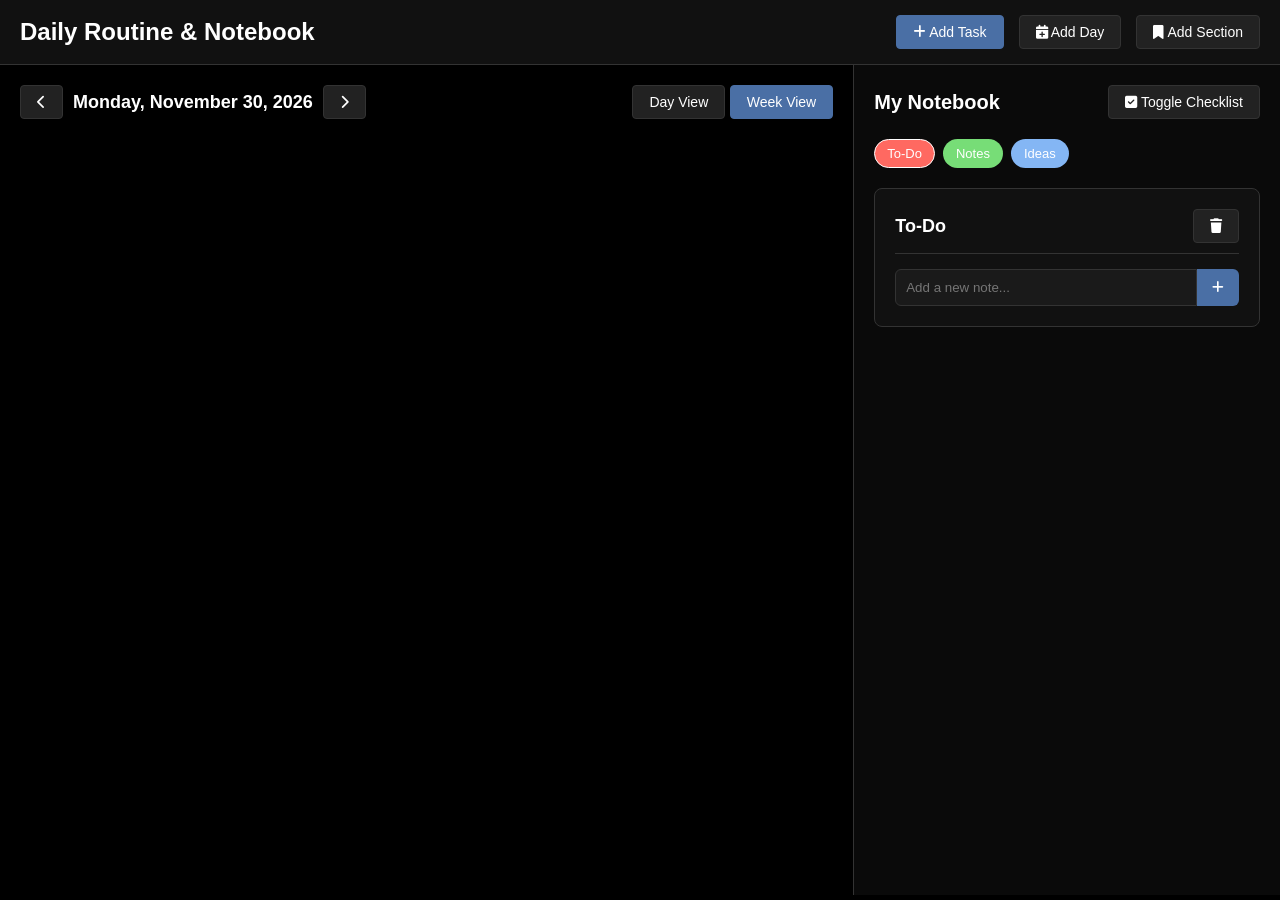
<file: index.html>
<!DOCTYPE html>
<html lang="en">
<head>
    <meta charset="UTF-8">
    <meta name="viewport" content="width=device-width, initial-scale=1.0">
    <title>Daily Routine & Notebook</title>
    <link rel="stylesheet" href="https://cdnjs.cloudflare.com/ajax/libs/font-awesome/6.4.0/css/all.min.css">
    <link rel="stylesheet" href="style.css">
</head>
<body>
    <div class="header">
        <div class="logo">Daily Routine & Notebook</div>
        <div class="controls">
            <button class="btn btn-primary" id="addTaskBtn">
                <i class="fas fa-plus"></i> Add Task
            </button>
            <button class="btn" id="addDayBtn">
                <i class="fas fa-calendar-plus"></i> Add Day
            </button>
            <button class="btn" id="addSectionBtn">
                <i class="fas fa-bookmark"></i> Add Section
            </button>
        </div>
    </div>

    <div class="container">
        <!-- Routine Section -->
        <div class="routine-container">
            <div class="view-controls">
                <div class="date-navigation">
                    <button class="btn" id="prevDate"><i class="fas fa-chevron-left"></i></button>
                    <div class="current-date" id="currentDate">Monday, June 3, 2024</div>
                    <button class="btn" id="nextDate"><i class="fas fa-chevron-right"></i></button>
                </div>
                <div>
                    <button class="btn" id="dayViewBtn">Day View</button>
                    <button class="btn btn-primary" id="weekViewBtn">Week View</button>
                </div>
            </div>

            <!-- Compact Schedule Grid (shown in Week View) -->
            <div id="weekView" class="week-view" style="display: none;">
                <div class="schedule-grid-compact" id="scheduleGrid">
                    <!-- Schedule will be generated here -->
                </div>
                
                <div class="legend">
                    <div class="legend-item">
                        <div class="legend-color lecture"></div>
                        <span>Lecture</span>
                    </div>
                    <div class="legend-item">
                        <div class="legend-color tutorial"></div>
                        <span>Tutorial</span>
                    </div>
                    <div class="legend-item">
                        <div class="legend-color lab"></div>
                        <span>Lab</span>
                    </div>
                </div>
            </div>

            <!-- Day View -->
            <div id="dayView" class="day-view" style="display: none;">
                <!-- Day tasks will be generated by JavaScript -->
            </div>
        </div>

        <!-- Notebook Section -->
        <div class="notebook-container">
            <div class="notebook-header">
                <div class="notebook-title">My Notebook</div>
                <button class="btn" id="toggleChecklist">
                    <i class="fas fa-check-square"></i> Toggle Checklist
                </button>
            </div>

            <div class="bookmarks" id="bookmarks">
                <!-- Bookmarks will be generated by JavaScript -->
            </div>

            <div id="notebookSections">
                <!-- Notebook sections will be generated by JavaScript -->
            </div>
        </div>
    </div>

    <!-- Add Task Modal -->
    <div class="modal" id="taskModal">
        <div class="modal-content">
            <div class="modal-header">Add New Task</div>
            <form id="taskForm">
                <div class="form-group">
                    <label class="form-label">Task Description</label>
                    <input type="text" class="form-input" id="taskText" placeholder="Enter task description" required>
                </div>
                <div class="form-group">
                    <label class="form-label">Start Time</label>
                    <input type="time" class="form-input" id="startTime" value="06:45" required>
                </div>
                <div class="form-group">
                    <label class="form-label">End Time</label>
                    <input type="time" class="form-input" id="endTime" value="07:30" required>
                </div>
                <div class="form-group">
                    <label class="form-label">Days</label>
                    <div class="day-checkboxes">
                        <label class="day-checkbox"><input type="checkbox" name="day" value="0" checked> Mon</label>
                        <label class="day-checkbox"><input type="checkbox" name="day" value="1" checked> Tue</label>
                        <label class="day-checkbox"><input type="checkbox" name="day" value="2" checked> Wed</label>
                        <label class="day-checkbox"><input type="checkbox" name="day" value="3" checked> Thu</label>
                        <label class="day-checkbox"><input type="checkbox" name="day" value="4" checked> Fri</label>
                        <label class="day-checkbox"><input type="checkbox" name="day" value="5"> Sat</label>
                        <label class="day-checkbox"><input type="checkbox" name="day" value="6"> Sun</label>
                    </div>
                </div>
                <div class="form-group">
                    <label class="form-label">Color</label>
                    <div class="color-options" id="colorOptions">
                        <!-- Color options will be generated by JavaScript -->
                    </div>
                </div>
                
                <div class="error-message" id="timeError">
                    <i class="fas fa-exclamation-circle"></i> End time must be after start time.
                </div>
                
                <div class="error-message" id="conflictError">
                    <i class="fas fa-exclamation-circle"></i> This task conflicts with existing tasks on selected days. Please choose a different time or days.
                </div>
                
                <div class="warning-message" id="conflictWarning">
                    <i class="fas fa-exclamation-triangle"></i> This task conflicts with existing tasks on the following days:
                    <div id="conflictDaysList" class="conflict-info"></div>
                </div>
                
                <div class="modal-footer">
                    <button type="button" class="btn" id="cancelTask">Cancel</button>
                    <button type="submit" class="btn btn-primary">Add Task</button>
                </div>
            </form>
        </div>
    </div>

    <!-- Add Section Modal -->
    <div class="modal" id="sectionModal">
        <div class="modal-content">
            <div class="modal-header">Add Notebook Section</div>
            <form id="sectionForm">
                <div class="form-group">
                    <label class="form-label">Section Name</label>
                    <input type="text" class="form-input" id="sectionName" placeholder="Enter section name" required>
                </div>
                <div class="form-group">
                    <label class="form-label">Bookmark Color</label>
                    <div class="color-options" id="bookmarkColors">
                        <!-- Color options will be generated by JavaScript -->
                    </div>
                </div>
                <div class="modal-footer">
                    <button type="button" class="btn" id="cancelSection">Cancel</button>
                    <button type="submit" class="btn btn-primary">Add Section</button>
                </div>
            </form>
        </div>
    </div>

    <!-- Delete Confirmation Modal -->
    <div class="confirmation-modal" id="deleteModal">
        <div class="confirmation-content">
            <div class="confirmation-text" id="deleteConfirmText">
                Are you sure you want to delete this task?
            </div>
            <div class="confirmation-buttons">
                <button class="btn" id="cancelDelete">Cancel</button>
                <button class="btn btn-danger" id="confirmDelete">Delete</button>
            </div>
        </div>
    </div>

    <script src="script.js"></script>
</body>
</html>
</file>
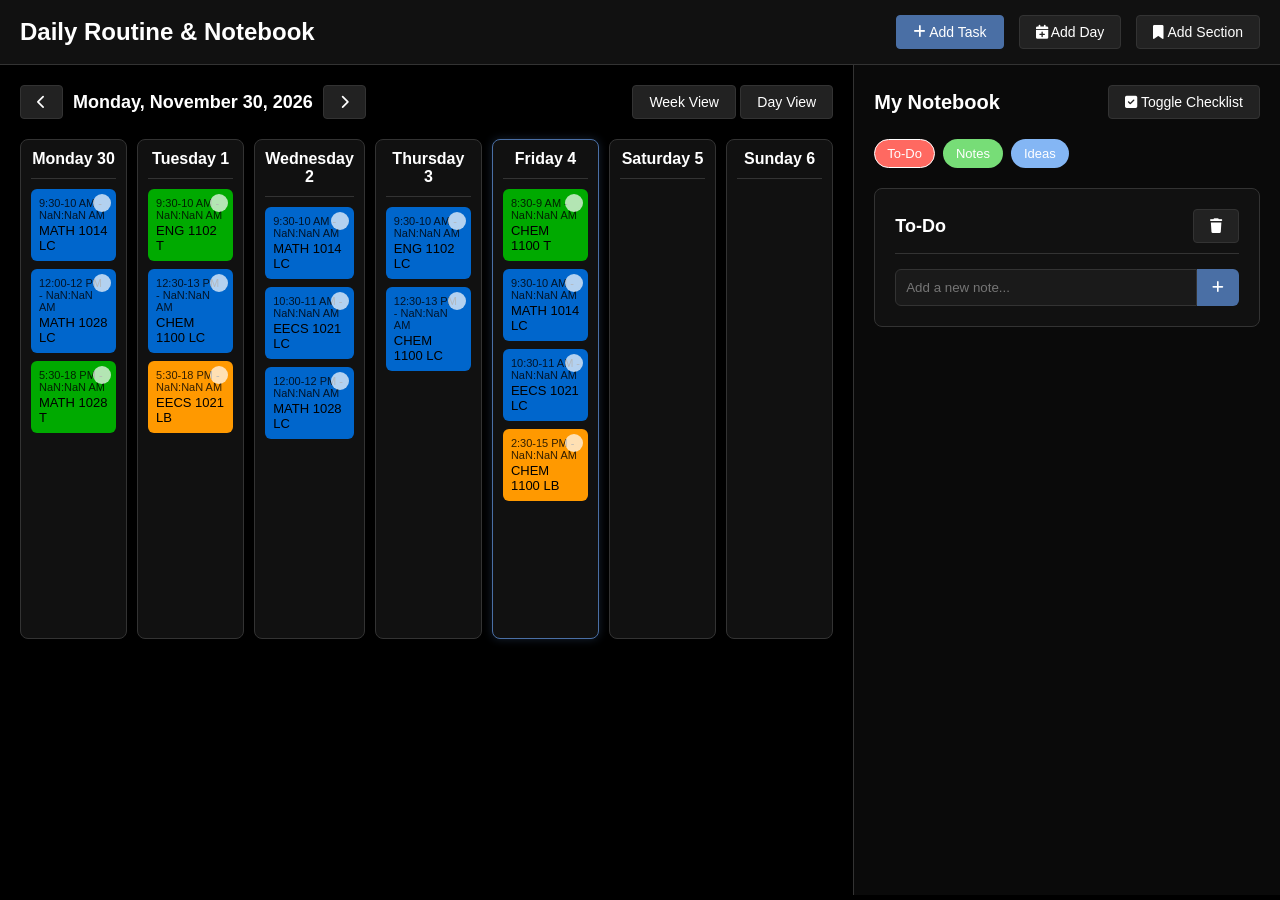
<file: routine.html>
<!DOCTYPE html>
<html lang="en">
<head>
    <meta charset="UTF-8">
    <meta name="viewport" content="width=device-width, initial-scale=1.0">
    <title>Daily Routine & Notebook</title>
    <link rel="stylesheet" href="https://cdnjs.cloudflare.com/ajax/libs/font-awesome/6.4.0/css/all.min.css">
    <style>
        /* Hide scrollbars but keep scrolling functionality */
        * {
            scrollbar-width: none; /* Firefox */
            -ms-overflow-style: none; /* IE and Edge */
        }
        
        *::-webkit-scrollbar {
            display: none; /* Chrome, Safari, Opera */
        }
        
       
        /* Hide scrollbars but keep scrolling functionality */
        * {
            scrollbar-width: none; /* Firefox */
            -ms-overflow-style: none; /* IE and Edge */
        }
        
        *::-webkit-scrollbar {
            display: none; /* Chrome, Safari, Opera */
        }
        
        /* Mobile landscape warning */
        @media (max-width: 645px) and (orientation: portrait) {
            .mobile-warning {
                display: flex !important;
                position: fixed;
                top: 0;
                left: 0;
                width: 100vw;
                height: 100vh;
                background: black;
                color: white;
                flex-direction: column;
                align-items: center;
                justify-content: center;
                z-index: 99999;
                font-size: 24px;
                text-align: center;
                padding: 20px;
            }
            
            .mobile-warning i {
                font-size: 48px;
                margin-bottom: 20px;
                color: #ff0000;
                animation: spin 2s linear infinite;
            }
            
            @keyframes spin {
                0% { transform: rotate(0deg); }
                100% { transform: rotate(360deg); }
            }
        }
        
        .mobile-warning {
            display: none;
        }

        :root {
            --primary-bg: #000000;
            --primary-text: #ffffff;
            --routine-width: 66.66%;
            --notebook-width: 33.33%;
            --border-color: #333333;
            --accent-color: #4a6fa5;
            --checked-color: #2e7d32;
            --error-color: #f44336;
            --warning-color: #ff9800;
        }

        * {
            margin: 0;
            padding: 0;
            box-sizing: border-box;
            font-family: 'Segoe UI', Tahoma, Geneva, Verdana, sans-serif;
        }

        body {
            background-color: var(--primary-bg);
            color: var(--primary-text);
            min-height: 100vh;
            overflow-x: hidden;
        }

        .header {
            display: flex;
            justify-content: space-between;
            align-items: center;
            padding: 15px 20px;
            border-bottom: 1px solid var(--border-color);
            background-color: #111;
        }

        .logo {
            font-size: 24px;
            font-weight: 700;
            color: var(--primary-text);
        }

        .controls {
            display: flex;
            gap: 15px;
        }

        .btn {
            padding: 8px 16px;
            background-color: #222;
            color: white;
            border: 1px solid var(--border-color);
            border-radius: 4px;
            cursor: pointer;
            transition: all 0.2s;
            font-size: 14px;
        }

        .btn:hover {
            background-color: #333;
            transform: translateY(-2px);
        }

        .btn-primary {
            background-color: var(--accent-color);
            border-color: var(--accent-color);
        }

        .btn-primary:hover {
            background-color: #5a8bd5;
        }

        .btn-danger {
            background-color: var(--error-color);
            border-color: var(--error-color);
        }

        .btn-danger:hover {
            background-color: #f6685e;
        }

        .container {
            display: flex;
            height: calc(100vh - 70px);
        }

        /* Routine Section */
        .routine-container {
            width: var(--routine-width);
            padding: 20px;
            overflow-y: auto;
        }

        .view-controls {
            display: flex;
            justify-content: space-between;
            margin-bottom: 20px;
        }

        .date-navigation {
            display: flex;
            align-items: center;
            gap: 10px;
        }

        .current-date {
            font-size: 18px;
            font-weight: 600;
        }

        /* Week View */
        .week-view {
            display: grid;
            grid-template-columns: repeat(7, 1fr);
            gap: 10px;
            margin-top: 20px;
        }

        .day-column {
            background-color: #111;
            border-radius: 8px;
            padding: 10px;
            min-height: 500px;
            border: 1px solid var(--border-color);
        }

        .day-header {
            text-align: center;
            padding-bottom: 10px;
            border-bottom: 1px solid var(--border-color);
            margin-bottom: 10px;
            font-weight: 600;
        }

        .today {
            border-color: var(--accent-color);
            box-shadow: 0 0 10px rgba(74, 111, 165, 0.3);
        }

        .task-box {
            padding: 8px;
            border-radius: 6px;
            margin-bottom: 8px;
            font-size: 13px;
            cursor: pointer;
            position: relative;
            transition: all 0.2s;
            color: #000;
            font-weight: 500;
            overflow: hidden;
        }

        .task-box:hover {
            transform: translateY(-2px);
            box-shadow: 0 4px 8px rgba(0,0,0,0.2);
        }

        .task-time {
            font-size: 11px;
            opacity: 0.8;
            margin-bottom: 2px;
        }

        .task-check {
            position: absolute;
            top: 5px;
            right: 5px;
            width: 18px;
            height: 18px;
            border-radius: 50%;
            background-color: rgba(255,255,255,0.7);
            display: flex;
            align-items: center;
            justify-content: center;
            cursor: pointer;
            z-index: 2;
        }

        .task-check.checked {
            background-color: var(--checked-color);
            color: white;
        }

        .task-delete {
            position: absolute;
            top: 5px;
            right: 30px;
            width: 18px;
            height: 18px;
            border-radius: 50%;
            background-color: rgba(255,255,255,0.7);
            display: flex;
            align-items: center;
            justify-content: center;
            cursor: pointer;
            opacity: 0;
            transition: opacity 0.2s;
            z-index: 2;
        }

        .task-box:hover .task-delete {
            opacity: 1;
        }

        .task-delete:hover {
            background-color: var(--error-color);
            color: white;
        }

        /* Day View */
        .day-view {
            margin-top: 20px;
        }

        .time-slot {
            display: flex;
            margin-bottom: 15px;
            border-bottom: 1px solid #222;
            padding-bottom: 15px;
        }

        .time-label {
            width: 100px;
            font-weight: 600;
            color: #aaa;
        }

        .day-tasks {
            flex: 1;
        }

        /* Notebook Section */
        .notebook-container {
            width: var(--notebook-width);
            padding: 20px;
            border-left: 1px solid var(--border-color);
            background-color: #0a0a0a;
            overflow-y: auto;
        }

        .notebook-header {
            display: flex;
            justify-content: space-between;
            align-items: center;
            margin-bottom: 20px;
        }

        .notebook-title {
            font-size: 20px;
            font-weight: 700;
        }

        .bookmarks {
            display: flex;
            flex-wrap: wrap;
            gap: 8px;
            margin-bottom: 20px;
        }

        .bookmark {
            padding: 6px 12px;
            border-radius: 20px;
            font-size: 13px;
            cursor: pointer;
            transition: all 0.2s;
            border: 1px solid transparent;
            font-weight: 500;
        }

        .bookmark:hover {
            transform: translateY(-2px);
        }

        .bookmark.active {
            border-color: white;
        }

        .notebook-section {
            background-color: #111;
            border-radius: 8px;
            padding: 20px;
            margin-bottom: 20px;
            border: 1px solid var(--border-color);
            display: none;
        }

        .notebook-section.active {
            display: block;
        }

        .section-header {
            display: flex;
            justify-content: space-between;
            align-items: center;
            margin-bottom: 15px;
            padding-bottom: 10px;
            border-bottom: 1px solid #333;
        }

        .section-title {
            font-size: 18px;
            font-weight: 600;
        }

        .note-item {
            margin-bottom: 15px;
            padding: 10px;
            background-color: #1a1a1a;
            border-radius: 6px;
            display: flex;
            align-items: flex-start;
        }

        .note-checkbox {
            margin-right: 10px;
            margin-top: 3px;
        }

        .note-text {
            flex: 1;
            line-height: 1.5;
        }

        .note-text.checked {
            text-decoration: line-through;
            color: #888;
        }

        .add-note {
            display: flex;
            margin-top: 15px;
        }

        .note-input {
            flex: 1;
            padding: 10px;
            background-color: #1a1a1a;
            border: 1px solid #333;
            border-radius: 6px 0 0 6px;
            color: white;
        }

        .add-note-btn {
            padding: 10px 15px;
            background-color: var(--accent-color);
            color: white;
            border: none;
            border-radius: 0 6px 6px 0;
            cursor: pointer;
        }

        /* Modal */
        .modal {
            position: fixed;
            top: 0;
            left: 0;
            width: 100%;
            height: 100%;
            background-color: rgba(0, 0, 0, 0.8);
            display: flex;
            align-items: center;
            justify-content: center;
            z-index: 1000;
            display: none;
        }

        .modal.active {
            display: flex;
        }

        .modal-content {
            background-color: #111;
            border-radius: 10px;
            padding: 30px;
            width: 90%;
            max-width: 500px;
            border: 1px solid var(--border-color);
            max-height: 90vh;
            overflow-y: auto;
        }

        .modal-header {
            margin-bottom: 20px;
            font-size: 22px;
            font-weight: 600;
            text-align: center;
        }

        .form-group {
            margin-bottom: 15px;
        }

        .form-label {
            display: block;
            margin-bottom: 5px;
            font-size: 14px;
            color: #ccc;
        }

        .form-input {
            width: 100%;
            padding: 10px;
            background-color: #1a1a1a;
            border: 1px solid #333;
            border-radius: 6px;
            color: white;
        }

        .color-options {
            display: flex;
            flex-wrap: wrap;
            gap: 8px;
            margin-top: 10px;
        }

        .color-option {
            width: 30px;
            height: 30px;
            border-radius: 50%;
            cursor: pointer;
            border: 2px solid transparent;
            transition: all 0.2s;
        }

        .color-option.selected {
            border-color: white;
            transform: scale(1.1);
        }

        .day-checkboxes {
            display: flex;
            flex-wrap: wrap;
            gap: 10px;
            margin-top: 10px;
        }

        .day-checkbox {
            display: flex;
            align-items: center;
            gap: 5px;
        }

        .modal-footer {
            display: flex;
            justify-content: flex-end;
            gap: 10px;
            margin-top: 20px;
        }

        .error-message {
            color: var(--error-color);
            font-size: 14px;
            margin-top: 10px;
            padding: 10px;
            background-color: rgba(244, 67, 54, 0.1);
            border-radius: 6px;
            display: none;
        }

        .error-message.show {
            display: block;
        }

        .warning-message {
            color: var(--warning-color);
            font-size: 14px;
            margin-top: 10px;
            padding: 10px;
            background-color: rgba(255, 152, 0, 0.1);
            border-radius: 6px;
            display: none;
        }

        .warning-message.show {
            display: block;
        }

        .conflict-info {
            margin-top: 10px;
            font-size: 12px;
            color: #aaa;
            background-color: rgba(255, 255, 255, 0.05);
            padding: 8px;
            border-radius: 4px;
        }

        /* Confirmation Modal */
        .confirmation-modal {
            display: none;
            position: fixed;
            top: 0;
            left: 0;
            width: 100%;
            height: 100%;
            background-color: rgba(0, 0, 0, 0.8);
            align-items: center;
            justify-content: center;
            z-index: 1001;
        }

        .confirmation-modal.active {
            display: flex;
        }

        .confirmation-content {
            background-color: #111;
            border-radius: 10px;
            padding: 30px;
            width: 90%;
            max-width: 400px;
            border: 1px solid var(--border-color);
            text-align: center;
        }

        .confirmation-text {
            margin-bottom: 20px;
            font-size: 16px;
        }

        .confirmation-buttons {
            display: flex;
            justify-content: center;
            gap: 15px;
        }

        /* Responsive */
        @media (max-width: 1024px) {
            .container {
                flex-direction: column;
            }
            
            .routine-container, .notebook-container {
                width: 100%;
            }
            
            .notebook-container {
                border-left: none;
                border-top: 1px solid var(--border-color);
            }
        }
    </style>
</head>
<body>
    <div class="header">
        <div class="logo">Daily Routine & Notebook</div>
        <div class="controls">
            <button class="btn btn-primary" id="addTaskBtn">
                <i class="fas fa-plus"></i> Add Task
            </button>
            <button class="btn" id="addDayBtn">
                <i class="fas fa-calendar-plus"></i> Add Day
            </button>
            <button class="btn" id="addSectionBtn">
                <i class="fas fa-bookmark"></i> Add Section
            </button>
        </div>
    </div>

    <div class="container">
        <!-- Routine Section -->
        <div class="routine-container">
            <div class="view-controls">
                <div class="date-navigation">
                    <button class="btn" id="prevDate"><i class="fas fa-chevron-left"></i></button>
                    <div class="current-date" id="currentDate">Monday, June 3, 2024</div>
                    <button class="btn" id="nextDate"><i class="fas fa-chevron-right"></i></button>
                </div>
                <div>
                    <button class="btn" id="weekViewBtn">Week View</button>
                    <button class="btn" id="dayViewBtn">Day View</button>
                </div>
            </div>

            <!-- Week View -->
            <div id="weekView" class="week-view">
                <!-- Days will be generated by JavaScript -->
            </div>

            <!-- Day View -->
            <div id="dayView" class="day-view" style="display: none;">
                <!-- Day tasks will be generated by JavaScript -->
            </div>
        </div>

        <!-- Notebook Section -->
        <div class="notebook-container">
            <div class="notebook-header">
                <div class="notebook-title">My Notebook</div>
                <button class="btn" id="toggleChecklist">
                    <i class="fas fa-check-square"></i> Toggle Checklist
                </button>
            </div>

            <div class="bookmarks" id="bookmarks">
                <!-- Bookmarks will be generated by JavaScript -->
            </div>

            <div id="notebookSections">
                <!-- Notebook sections will be generated by JavaScript -->
            </div>
        </div>
    </div>

    <!-- Add Task Modal -->
    <div class="modal" id="taskModal">
        <div class="modal-content">
            <div class="modal-header">Add New Task</div>
            <form id="taskForm">
                <div class="form-group">
                    <label class="form-label">Task Description</label>
                    <input type="text" class="form-input" id="taskText" placeholder="Enter task description" required>
                </div>
                <div class="form-group">
                    <label class="form-label">Start Time</label>
                    <input type="time" class="form-input" id="startTime" value="06:45" required>
                </div>
                <div class="form-group">
                    <label class="form-label">End Time</label>
                    <input type="time" class="form-input" id="endTime" value="07:30" required>
                </div>
                <div class="form-group">
                    <label class="form-label">Days</label>
                    <div class="day-checkboxes">
                        <label class="day-checkbox"><input type="checkbox" name="day" value="0" checked> Mon</label>
                        <label class="day-checkbox"><input type="checkbox" name="day" value="1" checked> Tue</label>
                        <label class="day-checkbox"><input type="checkbox" name="day" value="2" checked> Wed</label>
                        <label class="day-checkbox"><input type="checkbox" name="day" value="3" checked> Thu</label>
                        <label class="day-checkbox"><input type="checkbox" name="day" value="4" checked> Fri</label>
                        <label class="day-checkbox"><input type="checkbox" name="day" value="5"> Sat</label>
                        <label class="day-checkbox"><input type="checkbox" name="day" value="6"> Sun</label>
                    </div>
                </div>
                <div class="form-group">
                    <label class="form-label">Color</label>
                    <div class="color-options" id="colorOptions">
                        <!-- Color options will be generated by JavaScript -->
                    </div>
                </div>
                
                <div class="error-message" id="timeError">
                    <i class="fas fa-exclamation-circle"></i> End time must be after start time.
                </div>
                
                <div class="error-message" id="conflictError">
                    <i class="fas fa-exclamation-circle"></i> This task conflicts with existing tasks on selected days. Please choose a different time or days.
                </div>
                
                <div class="warning-message" id="conflictWarning">
                    <i class="fas fa-exclamation-triangle"></i> This task conflicts with existing tasks on the following days:
                    <div id="conflictDaysList" class="conflict-info"></div>
                </div>
                
                <div class="modal-footer">
                    <button type="button" class="btn" id="cancelTask">Cancel</button>
                    <button type="submit" class="btn btn-primary">Add Task</button>
                </div>
            </form>
        </div>
    </div>

    <!-- Add Section Modal -->
    <div class="modal" id="sectionModal">
        <div class="modal-content">
            <div class="modal-header">Add Notebook Section</div>
            <form id="sectionForm">
                <div class="form-group">
                    <label class="form-label">Section Name</label>
                    <input type="text" class="form-input" id="sectionName" placeholder="Enter section name" required>
                </div>
                <div class="form-group">
                    <label class="form-label">Bookmark Color</label>
                    <div class="color-options" id="bookmarkColors">
                        <!-- Color options will be generated by JavaScript -->
                    </div>
                </div>
                <div class="modal-footer">
                    <button type="button" class="btn" id="cancelSection">Cancel</button>
                    <button type="submit" class="btn btn-primary">Add Section</button>
                </div>
            </form>
        </div>
    </div>

    <!-- Delete Confirmation Modal -->
    <div class="confirmation-modal" id="deleteModal">
        <div class="confirmation-content">
            <div class="confirmation-text" id="deleteConfirmText">
                Are you sure you want to delete this task?
            </div>
            <div class="confirmation-buttons">
                <button class="btn" id="cancelDelete">Cancel</button>
                <button class="btn btn-danger" id="confirmDelete">Delete</button>
            </div>
        </div>
    </div>

    <script>
        // Generate 30 colors that work well with black text
        const colorPalette = [
            "#FFB347", "#FF6961", "#77DD77", "#AEC6CF", "#FDFD96", 
            "#84B6F4", "#F49AC2", "#CFCFC4", "#FFD1DC", "#B39EB5",
            "#FF9899", "#CB99C9", "#B5EAD7", "#C23B22", "#FFB7B2",
            "#E2F0CB", "#FFDAC1", "#B5EAD7", "#C7CEEA", "#FF9AA2",
            "#FFD700", "#98FB98", "#AFEEEE", "#DDA0DD", "#87CEEB",
            "#F0E68C", "#FFA07A", "#20B2AA", "#778899", "#9370DB"
        ];

        // Days of the week
        const daysOfWeek = ["Monday", "Tuesday", "Wednesday", "Thursday", "Friday", "Saturday", "Sunday"];
        
        // Initialize current date
        let currentDate = new Date();
        // Set to Monday of current week
        currentDate.setDate(currentDate.getDate() - (currentDate.getDay() + 6) % 7);
        
        // Data storage
        let tasks = JSON.parse(localStorage.getItem('routineTasks')) || [];
        let notebookSections = JSON.parse(localStorage.getItem('notebookSections')) || [];
        let completedTasks = JSON.parse(localStorage.getItem('completedTasks')) || {};
        
        // Task to be deleted
        let taskToDelete = null;
        
        // Initialize notebook sections if empty
        if (notebookSections.length === 0) {
            notebookSections = [
                { id: 1, name: "To-Do", color: "#FF6961", notes: ["Finish routine website", "Buy groceries", "Call mom"] },
                { id: 2, name: "Notes", color: "#77DD77", notes: ["Meeting at 2 PM tomorrow", "Project deadline next Friday"] },
                { id: 3, name: "Ideas", color: "#84B6F4", notes: ["Add dark mode toggle", "Implement task categories"] }
            ];
            saveNotebookData();
        }

        // Initialize with some sample tasks if empty
        if (tasks.length === 0) {
            tasks = [
                { id: 1, text: "Morning Exercise", startTime: "06:45", endTime: "07:30", days: [0,1,2,3,4], color: "#77DD77" },
                { id: 2, text: "Breakfast", startTime: "07:30", endTime: "08:15", days: [0,1,2,3,4,5,6], color: "#FFB347" },
                { id: 3, text: "Work/Study", startTime: "09:00", endTime: "12:00", days: [0,1,2,3,4], color: "#84B6F4" },
                { id: 4, text: "Lunch Break", startTime: "12:00", endTime: "13:00", days: [0,1,2,3,4], color: "#FF6961" },
                { id: 5, text: "Work/Study", startTime: "13:00", endTime: "17:00", days: [0,1,2,3,4], color: "#84B6F4" },
                { id: 6, text: "Dinner", startTime: "18:30", endTime: "19:30", days: [0,1,2,3,4,5,6], color: "#FFB347" },
                { id: 7, text: "Relaxation", startTime: "20:00", endTime: "21:30", days: [0,1,2,3,4,5,6], color: "#CB99C9" },
                { id: 8, text: "Reading", startTime: "21:30", endTime: "22:30", days: [0,1,2,3,4,5,6], color: "#AEC6CF" },
                { id: 9, text: "Sleep", startTime: "23:00", endTime: "23:30", days: [0,1,2,3,4,5,6], color: "#9370DB" }
            ];
            saveTaskData();
        }

        // DOM Elements
        const weekView = document.getElementById('weekView');
        const dayView = document.getElementById('dayView');
        const currentDateEl = document.getElementById('currentDate');
        const weekViewBtn = document.getElementById('weekViewBtn');
        const dayViewBtn = document.getElementById('dayViewBtn');
        const prevDateBtn = document.getElementById('prevDate');
        const nextDateBtn = document.getElementById('nextDate');
        const addTaskBtn = document.getElementById('addTaskBtn');
        const addDayBtn = document.getElementById('addDayBtn');
        const addSectionBtn = document.getElementById('addSectionBtn');
        const taskModal = document.getElementById('taskModal');
        const sectionModal = document.getElementById('sectionModal');
        const deleteModal = document.getElementById('deleteModal');
        const taskForm = document.getElementById('taskForm');
        const sectionForm = document.getElementById('sectionForm');
        const colorOptions = document.getElementById('colorOptions');
        const bookmarkColors = document.getElementById('bookmarkColors');
        const bookmarksContainer = document.getElementById('bookmarks');
        const notebookSectionsContainer = document.getElementById('notebookSections');
        const toggleChecklistBtn = document.getElementById('toggleChecklist');
        const timeError = document.getElementById('timeError');
        const conflictError = document.getElementById('conflictError');
        const conflictWarning = document.getElementById('conflictWarning');
        const conflictDaysList = document.getElementById('conflictDaysList');
        const deleteConfirmText = document.getElementById('deleteConfirmText');
        const cancelDeleteBtn = document.getElementById('cancelDelete');
        const confirmDeleteBtn = document.getElementById('confirmDelete');
        
        let isChecklistMode = false;

        // Initialize the page
        function init() {
            // Generate color options for task modal
            generateColorOptions(colorOptions, colorPalette[0]);
            
            // Generate color options for bookmark modal
            generateColorOptions(bookmarkColors, colorPalette[1]);
            
            // Render week view initially
            updateDateDisplay();
            renderWeekView();
            renderNotebook();
            
            // Set event listeners
            setupEventListeners();
        }

        // Generate color options
        function generateColorOptions(container, defaultColor) {
            container.innerHTML = '';
            colorPalette.forEach(color => {
                const colorOption = document.createElement('div');
                colorOption.className = 'color-option';
                colorOption.style.backgroundColor = color;
                colorOption.dataset.color = color;
                
                if (color === defaultColor) {
                    colorOption.classList.add('selected');
                }
                
                colorOption.addEventListener('click', function() {
                    document.querySelectorAll('.color-option').forEach(opt => {
                        opt.classList.remove('selected');
                    });
                    this.classList.add('selected');
                });
                
                container.appendChild(colorOption);
            });
        }

        // Update date display
        function updateDateDisplay() {
            const options = { weekday: 'long', year: 'numeric', month: 'long', day: 'numeric' };
            currentDateEl.textContent = currentDate.toLocaleDateString('en-US', options);
        }

        // Render week view
        function renderWeekView() {
            weekView.innerHTML = '';
            
            // Get the date for each day of the week
            const weekDates = [];
            for (let i = 0; i < 7; i++) {
                const date = new Date(currentDate);
                date.setDate(currentDate.getDate() + i);
                weekDates.push(date);
            }
            
            // Create day columns
            weekDates.forEach((date, index) => {
                const dayColumn = document.createElement('div');
                dayColumn.className = `day-column ${isToday(date) ? 'today' : ''}`;
                dayColumn.dataset.dayIndex = index;
                
                const dayHeader = document.createElement('div');
                dayHeader.className = 'day-header';
                dayHeader.textContent = `${daysOfWeek[index]} ${date.getDate()}`;
                
                dayColumn.appendChild(dayHeader);
                
                // Get tasks for this day
                const dayTasks = tasks.filter(task => task.days.includes(index));
                
                // Sort tasks by start time
                dayTasks.sort((a, b) => {
                    return timeToMinutes(a.startTime) - timeToMinutes(b.startTime);
                });
                
                // Add tasks to the day
                dayTasks.forEach(task => {
                    const taskBox = createTaskBox(task, index, date);
                    dayColumn.appendChild(taskBox);
                });
                
                weekView.appendChild(dayColumn);
            });
        }

        // Render day view
        function renderDayView() {
            dayView.innerHTML = '';
            
            // Get the current day index (0 = Monday, 6 = Sunday)
            const dayIndex = (currentDate.getDay() + 6) % 7;
            
            // Get tasks for this day
            const dayTasks = tasks.filter(task => task.days.includes(dayIndex));
            
            // Sort tasks by start time
            dayTasks.sort((a, b) => {
                return timeToMinutes(a.startTime) - timeToMinutes(b.startTime);
            });
            
            // Create time slots from 6:45 AM to 11:30 PM
            const startHour = 6;
            const endHour = 23;
            
            for (let hour = startHour; hour <= endHour; hour++) {
                for (let minute = 0; minute < 60; minute += 15) {
                    if (hour === endHour && minute > 30) break;
                    
                    const timeSlot = document.createElement('div');
                    timeSlot.className = 'time-slot';
                    
                    const timeLabel = document.createElement('div');
                    timeLabel.className = 'time-label';
                    
                    const period = hour >= 12 ? 'PM' : 'AM';
                    const displayHour = hour > 12 ? hour - 12 : hour === 0 ? 12 : hour;
                    const timeString = `${displayHour}:${minute.toString().padStart(2, '0')} ${period}`;
                    timeLabel.textContent = timeString;
                    
                    timeSlot.appendChild(timeLabel);
                    
                    const dayTasksContainer = document.createElement('div');
                    dayTasksContainer.className = 'day-tasks';
                    
                    // Get tasks for this time slot
                    const timeString24 = `${hour.toString().padStart(2, '0')}:${minute.toString().padStart(2, '0')}`;
                    const tasksForTime = dayTasks.filter(task => {
                        const taskStart = task.startTime;
                        return taskStart === timeString24;
                    });
                    
                    // Add tasks for this time
                    tasksForTime.forEach(task => {
                        const taskBox = createTaskBox(task, dayIndex, currentDate);
                        dayTasksContainer.appendChild(taskBox);
                    });
                    
                    timeSlot.appendChild(dayTasksContainer);
                    dayView.appendChild(timeSlot);
                }
            }
        }

        // Create a task box
        function createTaskBox(task, dayIndex, date) {
            const taskBox = document.createElement('div');
            taskBox.className = 'task-box';
            taskBox.style.backgroundColor = task.color;
            taskBox.dataset.taskId = task.id;
            taskBox.title = `Click to toggle completion\nRight-click to delete`;
            
            const taskTime = document.createElement('div');
            taskTime.className = 'task-time';
            
            // Format time for display
            const formatTime = (timeStr) => {
                const [hours, minutes] = timeStr.split(':');
                const hour = parseInt(hours);
                const period = hour >= 12 ? 'PM' : 'AM';
                const displayHour = hour > 12 ? hour - 12 : hour === 0 ? 12 : hour;
                return `${displayHour}:${minutes} ${period}`;
            };
            
            taskTime.textContent = `${formatTime(task.startTime)} - ${formatTime(task.endTime)}`;
            
            const taskText = document.createElement('div');
            taskText.textContent = task.text;
            
            const taskCheck = document.createElement('div');
            taskCheck.className = 'task-check';
            
            // Check if this task is completed for this date
            const dateStr = date.toISOString().split('T')[0];
            const completedKey = `${dateStr}-${task.id}`;
            if (completedTasks[completedKey]) {
                taskCheck.classList.add('checked');
                taskCheck.innerHTML = '<i class="fas fa-check"></i>';
            }
            
            taskCheck.addEventListener('click', function(e) {
                e.stopPropagation();
                this.classList.toggle('checked');
                
                // Update completed tasks
                if (this.classList.contains('checked')) {
                    completedTasks[completedKey] = true;
                    this.innerHTML = '<i class="fas fa-check"></i>';
                } else {
                    delete completedTasks[completedKey];
                    this.innerHTML = '';
                }
                
                saveCompletedTasks();
            });
            
            const taskDelete = document.createElement('div');
            taskDelete.className = 'task-delete';
            taskDelete.innerHTML = '<i class="fas fa-times"></i>';
            taskDelete.title = 'Delete this task';
            
            taskDelete.addEventListener('click', function(e) {
                e.stopPropagation();
                showDeleteConfirmation(task);
            });
            
            // Right-click to delete
            taskBox.addEventListener('contextmenu', function(e) {
                e.preventDefault();
                showDeleteConfirmation(task);
            });
            
            taskBox.appendChild(taskTime);
            taskBox.appendChild(taskText);
            taskBox.appendChild(taskCheck);
            taskBox.appendChild(taskDelete);
            
            return taskBox;
        }

        // Show delete confirmation modal
        function showDeleteConfirmation(task) {
            taskToDelete = task;
            deleteConfirmText.textContent = `Are you sure you want to delete "${task.text}"?`;
            deleteModal.classList.add('active');
        }

        // Delete a task
        function deleteTask(taskId) {
            tasks = tasks.filter(task => task.id !== taskId);
            saveTaskData();
            
            // Also remove completion records for this task
            Object.keys(completedTasks).forEach(key => {
                if (key.includes(`-${taskId}`)) {
                    delete completedTasks[key];
                }
            });
            saveCompletedTasks();
            
            // Re-render views
            if (weekView.style.display !== 'none') {
                renderWeekView();
            } else {
                renderDayView();
            }
        }

        // Check for time conflicts
        function checkTimeConflict(newTask, excludeTaskId = null) {
            const newStart = timeToMinutes(newTask.startTime);
            const newEnd = timeToMinutes(newTask.endTime);
            
            // Validate time order
            if (newEnd <= newStart) {
                return { hasError: true, errorType: 'timeOrder' };
            }
            
            const conflicts = [];
            
            // Check each selected day
            newTask.days.forEach(day => {
                // Find existing tasks on this day
                const existingTasks = tasks.filter(task => {
                    if (excludeTaskId && task.id === excludeTaskId) return false;
                    return task.days.includes(day);
                });
                
                // Check for conflicts with each existing task
                existingTasks.forEach(existingTask => {
                    const existingStart = timeToMinutes(existingTask.startTime);
                    const existingEnd = timeToMinutes(existingTask.endTime);
                    
                    // Check if time ranges overlap
                    if ((newStart < existingEnd && newEnd > existingStart)) {
                        conflicts.push({
                            day: day,
                            existingTask: existingTask,
                            conflictType: newStart >= existingStart && newEnd <= existingEnd ? 'within' :
                                         newStart < existingStart && newEnd > existingStart && newEnd <= existingEnd ? 'startsBefore' :
                                         newStart >= existingStart && newStart < existingEnd && newEnd > existingEnd ? 'endsAfter' :
                                         'overlaps'
                        });
                    }
                });
            });
            
            return {
                hasError: conflicts.length > 0,
                errorType: 'conflict',
                conflicts: conflicts
            };
        }

        // Convert time string to minutes
        function timeToMinutes(timeStr) {
            const [hours, minutes] = timeStr.split(':').map(Number);
            return hours * 60 + minutes;
        }

        // Render notebook
        function renderNotebook() {
            // Clear containers
            bookmarksContainer.innerHTML = '';
            notebookSectionsContainer.innerHTML = '';
            
            // Create bookmarks and sections
            notebookSections.forEach((section, index) => {
                // Create bookmark
                const bookmark = document.createElement('div');
                bookmark.className = 'bookmark';
                if (index === 0) bookmark.classList.add('active');
                bookmark.style.backgroundColor = section.color;
                bookmark.textContent = section.name;
                bookmark.dataset.sectionId = section.id;
                
                bookmark.addEventListener('click', function() {
                    // Set active bookmark
                    document.querySelectorAll('.bookmark').forEach(bm => {
                        bm.classList.remove('active');
                    });
                    this.classList.add('active');
                    
                    // Show corresponding section
                    document.querySelectorAll('.notebook-section').forEach(sec => {
                        sec.classList.remove('active');
                    });
                    document.getElementById(`section-${section.id}`).classList.add('active');
                });
                
                bookmarksContainer.appendChild(bookmark);
                
                // Create section
                const sectionEl = document.createElement('div');
                sectionEl.className = 'notebook-section';
                sectionEl.id = `section-${section.id}`;
                if (index === 0) sectionEl.classList.add('active');
                
                const sectionHeader = document.createElement('div');
                sectionHeader.className = 'section-header';
                
                const sectionTitle = document.createElement('div');
                sectionTitle.className = 'section-title';
                sectionTitle.textContent = section.name;
                
                const deleteSectionBtn = document.createElement('button');
                deleteSectionBtn.className = 'btn';
                deleteSectionBtn.innerHTML = '<i class="fas fa-trash"></i>';
                deleteSectionBtn.addEventListener('click', function() {
                    if (confirm(`Delete section "${section.name}"?`)) {
                        deleteNotebookSection(section.id);
                    }
                });
                
                sectionHeader.appendChild(sectionTitle);
                sectionHeader.appendChild(deleteSectionBtn);
                
                sectionEl.appendChild(sectionHeader);
                
                // Add notes
                const notesContainer = document.createElement('div');
                
                section.notes.forEach((note, noteIndex) => {
                    const noteItem = document.createElement('div');
                    noteItem.className = 'note-item';
                    
                    const noteCheckbox = document.createElement('input');
                    noteCheckbox.type = 'checkbox';
                    noteCheckbox.className = 'note-checkbox';
                    noteCheckbox.style.display = isChecklistMode ? 'block' : 'none';
                    noteCheckbox.checked = note.startsWith('[x] ');
                    
                    const noteText = document.createElement('div');
                    noteText.className = 'note-text';
                    noteText.textContent = note.startsWith('[x] ') || note.startsWith('[ ] ') ? note.substring(4) : note;
                    
                    if (note.startsWith('[x] ')) {
                        noteText.classList.add('checked');
                    }
                    
                    noteCheckbox.addEventListener('change', function() {
                        if (this.checked) {
                            noteText.classList.add('checked');
                            section.notes[noteIndex] = '[x] ' + noteText.textContent;
                        } else {
                            noteText.classList.remove('checked');
                            section.notes[noteIndex] = '[ ] ' + noteText.textContent;
                        }
                        saveNotebookData();
                    });
                    
                    noteItem.appendChild(noteCheckbox);
                    noteItem.appendChild(noteText);
                    notesContainer.appendChild(noteItem);
                });
                
                sectionEl.appendChild(notesContainer);
                
                // Add note input
                const addNoteContainer = document.createElement('div');
                addNoteContainer.className = 'add-note';
                
                const noteInput = document.createElement('input');
                noteInput.type = 'text';
                noteInput.className = 'note-input';
                noteInput.placeholder = 'Add a new note...';
                
                const addNoteBtn = document.createElement('button');
                addNoteBtn.className = 'add-note-btn';
                addNoteBtn.innerHTML = '<i class="fas fa-plus"></i>';
                
                addNoteBtn.addEventListener('click', function() {
                    if (noteInput.value.trim()) {
                        const prefix = isChecklistMode ? '[ ] ' : '';
                        section.notes.push(prefix + noteInput.value.trim());
                        saveNotebookData();
                        renderNotebook();
                        noteInput.value = '';
                    }
                });
                
                noteInput.addEventListener('keypress', function(e) {
                    if (e.key === 'Enter') {
                        addNoteBtn.click();
                    }
                });
                
                addNoteContainer.appendChild(noteInput);
                addNoteContainer.appendChild(addNoteBtn);
                sectionEl.appendChild(addNoteContainer);
                
                notebookSectionsContainer.appendChild(sectionEl);
            });
        }

        // Save data to localStorage
        function saveTaskData() {
            localStorage.setItem('routineTasks', JSON.stringify(tasks));
        }
        
        function saveNotebookData() {
            localStorage.setItem('notebookSections', JSON.stringify(notebookSections));
        }
        
        function saveCompletedTasks() {
            localStorage.setItem('completedTasks', JSON.stringify(completedTasks));
        }

        // Check if a date is today
        function isToday(date) {
            const today = new Date();
            return date.getDate() === today.getDate() &&
                   date.getMonth() === today.getMonth() &&
                   date.getFullYear() === today.getFullYear();
        }

        // Delete notebook section
        function deleteNotebookSection(sectionId) {
            notebookSections = notebookSections.filter(section => section.id !== sectionId);
            saveNotebookData();
            renderNotebook();
        }

        // Setup event listeners
        function setupEventListeners() {
            // View toggle buttons
            weekViewBtn.addEventListener('click', function() {
                weekView.style.display = 'grid';
                dayView.style.display = 'none';
                weekViewBtn.classList.add('btn-primary');
                dayViewBtn.classList.remove('btn-primary');
                renderWeekView();
            });
            
            dayViewBtn.addEventListener('click', function() {
                weekView.style.display = 'none';
                dayView.style.display = 'block';
                dayViewBtn.classList.add('btn-primary');
                weekViewBtn.classList.remove('btn-primary');
                renderDayView();
            });
            
            // Date navigation
            prevDateBtn.addEventListener('click', function() {
                currentDate.setDate(currentDate.getDate() - 7);
                updateDateDisplay();
                if (weekView.style.display !== 'none') {
                    renderWeekView();
                } else {
                    renderDayView();
                }
            });
            
            nextDateBtn.addEventListener('click', function() {
                currentDate.setDate(currentDate.getDate() + 7);
                updateDateDisplay();
                if (weekView.style.display !== 'none') {
                    renderWeekView();
                } else {
                    renderDayView();
                }
            });
            
            // Add task button
            addTaskBtn.addEventListener('click', function() {
                // Reset error messages
                timeError.classList.remove('show');
                conflictError.classList.remove('show');
                conflictWarning.classList.remove('show');
                taskModal.classList.add('active');
            });
            
            // Add day button
            addDayBtn.addEventListener('click', function() {
                // Reset completed tasks for the new week but keep past data
                // In a real implementation, this would create a new week template
                alert("New week added! Your past routine data is preserved and can be accessed by navigating back.");
                
                // For demo purposes, we'll just advance to next week
                currentDate.setDate(currentDate.getDate() + 7);
                updateDateDisplay();
                if (weekView.style.display !== 'none') {
                    renderWeekView();
                } else {
                    renderDayView();
                }
            });
            
            // Add section button
            addSectionBtn.addEventListener('click', function() {
                sectionModal.classList.add('active');
            });
            
            // Cancel buttons
            document.getElementById('cancelTask').addEventListener('click', function() {
                taskModal.classList.remove('active');
                taskForm.reset();
                // Reset error messages
                timeError.classList.remove('show');
                conflictError.classList.remove('show');
                conflictWarning.classList.remove('show');
            });
            
            document.getElementById('cancelSection').addEventListener('click', function() {
                sectionModal.classList.remove('active');
                sectionForm.reset();
            });
            
            // Delete confirmation buttons
            cancelDeleteBtn.addEventListener('click', function() {
                deleteModal.classList.remove('active');
                taskToDelete = null;
            });
            
            confirmDeleteBtn.addEventListener('click', function() {
                if (taskToDelete) {
                    deleteTask(taskToDelete.id);
                    deleteModal.classList.remove('active');
                    taskToDelete = null;
                }
            });
            
            // Toggle checklist mode
            toggleChecklistBtn.addEventListener('click', function() {
                isChecklistMode = !isChecklistMode;
                
                // Update button text
                if (isChecklistMode) {
                    this.innerHTML = '<i class="fas fa-paragraph"></i> Toggle Text Mode';
                } else {
                    this.innerHTML = '<i class="fas fa-check-square"></i> Toggle Checklist';
                }
                
                // Re-render notebook to show/hide checkboxes
                renderNotebook();
            });
            
            // Validate time inputs in real-time
            document.getElementById('startTime').addEventListener('change', validateTaskTimes);
            document.getElementById('endTime').addEventListener('change', validateTaskTimes);
            
            // Task form submission
            taskForm.addEventListener('submit', function(e) {
                e.preventDefault();
                
                const taskText = document.getElementById('taskText').value;
                const startTime = document.getElementById('startTime').value;
                const endTime = document.getElementById('endTime').value;
                const selectedColor = document.querySelector('#colorOptions .color-option.selected').dataset.color;
                
                // Get selected days
                const selectedDays = [];
                document.querySelectorAll('input[name="day"]:checked').forEach(checkbox => {
                    selectedDays.push(parseInt(checkbox.value));
                });
                
                // Create new task object
                const newTask = {
                    id: Date.now(), // Simple ID generation
                    text: taskText,
                    startTime: startTime,
                    endTime: endTime,
                    days: selectedDays,
                    color: selectedColor
                };
                
                // Check for time conflicts
                const conflictCheck = checkTimeConflict(newTask);
                
                if (conflictCheck.hasError) {
                    if (conflictCheck.errorType === 'timeOrder') {
                        timeError.classList.add('show');
                        conflictError.classList.remove('show');
                        conflictWarning.classList.remove('show');
                    } else if (conflictCheck.errorType === 'conflict') {
                        timeError.classList.remove('show');
                        conflictError.classList.add('show');
                        conflictWarning.classList.remove('show');
                        
                        // Show conflict details
                        conflictDaysList.innerHTML = '';
                        const conflictDays = [...new Set(conflictCheck.conflicts.map(c => daysOfWeek[c.day]))];
                        conflictDays.forEach(day => {
                            const dayEl = document.createElement('div');
                            dayEl.textContent = day;
                            conflictDaysList.appendChild(dayEl);
                        });
                    }
                    return; // Don't submit the form
                }
                
                // If no errors, add the task
                tasks.push(newTask);
                saveTaskData();
                
                // Close modal and reset form
                taskModal.classList.remove('active');
                taskForm.reset();
                
                // Reset error messages
                timeError.classList.remove('show');
                conflictError.classList.remove('show');
                conflictWarning.classList.remove('show');
                
                // Re-render views
                if (weekView.style.display !== 'none') {
                    renderWeekView();
                } else {
                    renderDayView();
                }
            });
            
            // Validate time inputs
            function validateTaskTimes() {
                const startTime = document.getElementById('startTime').value;
                const endTime = document.getElementById('endTime').value;
                
                if (startTime && endTime) {
                    const startMinutes = timeToMinutes(startTime);
                    const endMinutes = timeToMinutes(endTime);
                    
                    if (endMinutes <= startMinutes) {
                        timeError.classList.add('show');
                    } else {
                        timeError.classList.remove('show');
                    }
                }
            }
            
            // Section form submission
            sectionForm.addEventListener('submit', function(e) {
                e.preventDefault();
                
                const sectionName = document.getElementById('sectionName').value;
                const selectedColor = document.querySelector('#bookmarkColors .color-option.selected').dataset.color;
                
                // Create new section
                const newSection = {
                    id: Date.now(),
                    name: sectionName,
                    color: selectedColor,
                    notes: []
                };
                
                notebookSections.push(newSection);
                saveNotebookData();
                
                // Close modal and reset form
                sectionModal.classList.remove('active');
                sectionForm.reset();
                
                // Re-render notebook
                renderNotebook();
            });
            
            // Close modals when clicking outside
            window.addEventListener('click', function(e) {
                if (e.target === taskModal) {
                    taskModal.classList.remove('active');
                    // Reset error messages
                    timeError.classList.remove('show');
                    conflictError.classList.remove('show');
                    conflictWarning.classList.remove('show');
                }
                if (e.target === sectionModal) {
                    sectionModal.classList.remove('active');
                }
                if (e.target === deleteModal) {
                    deleteModal.classList.remove('active');
                    taskToDelete = null;
                }
            });
        }

        // Initialize the application
        init();
    </script>
</body>
</html>
</file>
<file: style.css>
/* Hide scrollbars but keep scrolling functionality */
* {
    scrollbar-width: none; /* Firefox */
    -ms-overflow-style: none; /* IE and Edge */
}

*::-webkit-scrollbar {
    display: none; /* Chrome, Safari, Opera */
}

/* Mobile landscape warning */
@media (max-width: 645px) and (orientation: portrait) {
    .mobile-warning {
        display: flex !important;
        position: fixed;
        top: 0;
        left: 0;
        width: 100vw;
        height: 100vh;
        background: black;
        color: white;
        flex-direction: column;
        align-items: center;
        justify-content: center;
        z-index: 99999;
        font-size: 24px;
        text-align: center;
        padding: 20px;
    }
    
    .mobile-warning i {
        font-size: 48px;
        margin-bottom: 20px;
        color: #ff0000;
        animation: spin 2s linear infinite;
    }
    
    @keyframes spin {
        0% { transform: rotate(0deg); }
        100% { transform: rotate(360deg); }
    }
}

.mobile-warning {
    display: none;
}

:root {
    --primary-bg: #000000;
    --primary-text: #ffffff;
    --routine-width: 66.66%;
    --notebook-width: 33.33%;
    --border-color: #333333;
    --accent-color: #4a6fa5;
    --checked-color: #2e7d32;
    --error-color: #f44336;
    --warning-color: #ff9800;
    --lecture-color: #0066cc;
    --tutorial-color: #00aa00;
    --lab-color: #ff9900;
}

* {
    margin: 0;
    padding: 0;
    box-sizing: border-box;
    font-family: 'Segoe UI', Tahoma, Geneva, Verdana, sans-serif;
}

body {
    background-color: var(--primary-bg);
    color: var(--primary-text);
    min-height: 100vh;
    overflow-x: hidden;
}

.header {
    display: flex;
    justify-content: space-between;
    align-items: center;
    padding: 15px 20px;
    border-bottom: 1px solid var(--border-color);
    background-color: #111;
}

.logo {
    font-size: 24px;
    font-weight: 700;
    color: var(--primary-text);
}

.controls {
    display: flex;
    gap: 15px;
}

.btn {
    padding: 8px 16px;
    background-color: #222;
    color: white;
    border: 1px solid var(--border-color);
    border-radius: 4px;
    cursor: pointer;
    transition: all 0.2s;
    font-size: 14px;
}

.btn:hover {
    background-color: #333;
    transform: translateY(-2px);
}

.btn-primary {
    background-color: var(--accent-color);
    border-color: var(--accent-color);
}

.btn-primary:hover {
    background-color: #5a8bd5;
}

.btn-danger {
    background-color: var(--error-color);
    border-color: var(--error-color);
}

.btn-danger:hover {
    background-color: #f6685e;
}

.container {
    display: flex;
    height: calc(100vh - 70px);
}

/* Routine Section */
.routine-container {
    width: var(--routine-width);
    padding: 20px;
    overflow-y: auto;
}

.view-controls {
    display: flex;
    justify-content: space-between;
    margin-bottom: 20px;
}

.date-navigation {
    display: flex;
    align-items: center;
    gap: 10px;
}

.current-date {
    font-size: 18px;
    font-weight: 600;
}

/* Schedule Grid - Compact Version */
.schedule-grid-compact {
    display: grid;
    grid-template-columns: 70px repeat(5, 1fr);
    gap: 1px;
    background: #222;
    border: 1px solid #333;
    border-radius: 6px;
    overflow: hidden;
    margin-top: 20px;
    font-size: 11px;
}

.time-slot-compact {
    background: #000;
    padding: 6px 4px;
    text-align: center;
    font-weight: 600;
    color: #fff;
    min-height: 30px;
    display: flex;
    align-items: center;
    justify-content: center;
    border-right: 1px solid #333;
}

.day-header-compact {
    background: #222;
    padding: 8px 4px;
    text-align: center;
    font-weight: 600;
    color: #fff;
}

.schedule-cell-compact {
    background: #111;
    min-height: 30px;
    border: 1px solid #333;
    position: relative;
}

.class-block-compact {
    position: absolute;
    left: 1px;
    right: 1px;
    padding: 4px;
    border-radius: 3px;
    color: white;
    font-size: 10px;
    overflow: hidden;
    z-index: 1;
    display: flex;
    flex-direction: column;
    justify-content: center;
}

.lecture {
    background: var(--lecture-color);
    border-left: 3px solid #004488;
}

.tutorial {
    background: var(--tutorial-color);
    border-left: 3px solid #008800;
}

.lab {
    background: var(--lab-color);
    border-left: 3px solid #cc7700;
}

.class-info-compact {
    font-weight: 600;
    line-height: 1.1;
    margin-bottom: 1px;
}

.class-room-compact {
    font-size: 9px;
    opacity: 0.9;
}

.legend {
    display: flex;
    justify-content: center;
    gap: 15px;
    margin-top: 15px;
    flex-wrap: wrap;
}

.legend-item {
    display: flex;
    align-items: center;
    gap: 5px;
    font-size: 11px;
}

.legend-color {
    width: 12px;
    height: 12px;
    border-radius: 2px;
}

/* Week View */
.week-view {
    display: grid;
    grid-template-columns: repeat(7, 1fr);
    gap: 10px;
    margin-top: 20px;
}

.day-column {
    background-color: #111;
    border-radius: 8px;
    padding: 10px;
    min-height: 500px;
    border: 1px solid var(--border-color);
}

.day-header {
    text-align: center;
    padding-bottom: 10px;
    border-bottom: 1px solid var(--border-color);
    margin-bottom: 10px;
    font-weight: 600;
}

.today {
    border-color: var(--accent-color);
    box-shadow: 0 0 10px rgba(74, 111, 165, 0.3);
}

.task-box {
    padding: 8px;
    border-radius: 6px;
    margin-bottom: 8px;
    font-size: 13px;
    cursor: pointer;
    position: relative;
    transition: all 0.2s;
    color: #000;
    font-weight: 500;
    overflow: hidden;
}

.task-box:hover {
    transform: translateY(-2px);
    box-shadow: 0 4px 8px rgba(0,0,0,0.2);
}

.task-time {
    font-size: 11px;
    opacity: 0.8;
    margin-bottom: 2px;
}

.task-check {
    position: absolute;
    top: 5px;
    right: 5px;
    width: 18px;
    height: 18px;
    border-radius: 50%;
    background-color: rgba(255,255,255,0.7);
    display: flex;
    align-items: center;
    justify-content: center;
    cursor: pointer;
    z-index: 2;
}

.task-check.checked {
    background-color: var(--checked-color);
    color: white;
}

.task-delete {
    position: absolute;
    top: 5px;
    right: 30px;
    width: 18px;
    height: 18px;
    border-radius: 50%;
    background-color: rgba(255,255,255,0.7);
    display: flex;
    align-items: center;
    justify-content: center;
    cursor: pointer;
    opacity: 0;
    transition: opacity 0.2s;
    z-index: 2;
}

.task-box:hover .task-delete {
    opacity: 1;
}

.task-delete:hover {
    background-color: var(--error-color);
    color: white;
}

/* Day View */
.day-view {
    margin-top: 20px;
}

.time-slot {
    display: flex;
    margin-bottom: 15px;
    border-bottom: 1px solid #222;
    padding-bottom: 15px;
}

.time-label {
    width: 100px;
    font-weight: 600;
    color: #aaa;
}

.day-tasks {
    flex: 1;
}

/* Notebook Section */
.notebook-container {
    width: var(--notebook-width);
    padding: 20px;
    border-left: 1px solid var(--border-color);
    background-color: #0a0a0a;
    overflow-y: auto;
}

.notebook-header {
    display: flex;
    justify-content: space-between;
    align-items: center;
    margin-bottom: 20px;
}

.notebook-title {
    font-size: 20px;
    font-weight: 700;
}

.bookmarks {
    display: flex;
    flex-wrap: wrap;
    gap: 8px;
    margin-bottom: 20px;
}

.bookmark {
    padding: 6px 12px;
    border-radius: 20px;
    font-size: 13px;
    cursor: pointer;
    transition: all 0.2s;
    border: 1px solid transparent;
    font-weight: 500;
}

.bookmark:hover {
    transform: translateY(-2px);
}

.bookmark.active {
    border-color: white;
}

.notebook-section {
    background-color: #111;
    border-radius: 8px;
    padding: 20px;
    margin-bottom: 20px;
    border: 1px solid var(--border-color);
    display: none;
}

.notebook-section.active {
    display: block;
}

.section-header {
    display: flex;
    justify-content: space-between;
    align-items: center;
    margin-bottom: 15px;
    padding-bottom: 10px;
    border-bottom: 1px solid #333;
}

.section-title {
    font-size: 18px;
    font-weight: 600;
}

.note-item {
    margin-bottom: 15px;
    padding: 10px;
    background-color: #1a1a1a;
    border-radius: 6px;
    display: flex;
    align-items: flex-start;
}

.note-checkbox {
    margin-right: 10px;
    margin-top: 3px;
}

.note-text {
    flex: 1;
    line-height: 1.5;
}

.note-text.checked {
    text-decoration: line-through;
    color: #888;
}

.add-note {
    display: flex;
    margin-top: 15px;
}

.note-input {
    flex: 1;
    padding: 10px;
    background-color: #1a1a1a;
    border: 1px solid #333;
    border-radius: 6px 0 0 6px;
    color: white;
}

.add-note-btn {
    padding: 10px 15px;
    background-color: var(--accent-color);
    color: white;
    border: none;
    border-radius: 0 6px 6px 0;
    cursor: pointer;
}

/* Modal */
.modal {
    position: fixed;
    top: 0;
    left: 0;
    width: 100%;
    height: 100%;
    background-color: rgba(0, 0, 0, 0.8);
    display: flex;
    align-items: center;
    justify-content: center;
    z-index: 1000;
    display: none;
}

.modal.active {
    display: flex;
}

.modal-content {
    background-color: #111;
    border-radius: 10px;
    padding: 30px;
    width: 90%;
    max-width: 500px;
    border: 1px solid var(--border-color);
    max-height: 90vh;
    overflow-y: auto;
}

.modal-header {
    margin-bottom: 20px;
    font-size: 22px;
    font-weight: 600;
    text-align: center;
}

.form-group {
    margin-bottom: 15px;
}

.form-label {
    display: block;
    margin-bottom: 5px;
    font-size: 14px;
    color: #ccc;
}

.form-input {
    width: 100%;
    padding: 10px;
    background-color: #1a1a1a;
    border: 1px solid #333;
    border-radius: 6px;
    color: white;
}

.color-options {
    display: flex;
    flex-wrap: wrap;
    gap: 8px;
    margin-top: 10px;
}

.color-option {
    width: 30px;
    height: 30px;
    border-radius: 50%;
    cursor: pointer;
    border: 2px solid transparent;
    transition: all 0.2s;
}

.color-option.selected {
    border-color: white;
    transform: scale(1.1);
}

.day-checkboxes {
    display: flex;
    flex-wrap: wrap;
    gap: 10px;
    margin-top: 10px;
}

.day-checkbox {
    display: flex;
    align-items: center;
    gap: 5px;
}

.modal-footer {
    display: flex;
    justify-content: flex-end;
    gap: 10px;
    margin-top: 20px;
}

.error-message {
    color: var(--error-color);
    font-size: 14px;
    margin-top: 10px;
    padding: 10px;
    background-color: rgba(244, 67, 54, 0.1);
    border-radius: 6px;
    display: none;
}

.error-message.show {
    display: block;
}

.warning-message {
    color: var(--warning-color);
    font-size: 14px;
    margin-top: 10px;
    padding: 10px;
    background-color: rgba(255, 152, 0, 0.1);
    border-radius: 6px;
    display: none;
}

.warning-message.show {
    display: block;
}

.conflict-info {
    margin-top: 10px;
    font-size: 12px;
    color: #aaa;
    background-color: rgba(255, 255, 255, 0.05);
    padding: 8px;
    border-radius: 4px;
}

/* Confirmation Modal */
.confirmation-modal {
    display: none;
    position: fixed;
    top: 0;
    left: 0;
    width: 100%;
    height: 100%;
    background-color: rgba(0, 0, 0, 0.8);
    align-items: center;
    justify-content: center;
    z-index: 1001;
}

.confirmation-modal.active {
    display: flex;
}

.confirmation-content {
    background-color: #111;
    border-radius: 10px;
    padding: 30px;
    width: 90%;
    max-width: 400px;
    border: 1px solid var(--border-color);
    text-align: center;
}

.confirmation-text {
    margin-bottom: 20px;
    font-size: 16px;
}

.confirmation-buttons {
    display: flex;
    justify-content: center;
    gap: 15px;
}

/* Responsive */
@media (max-width: 1024px) {
    .container {
        flex-direction: column;
    }
    
    .routine-container, .notebook-container {
        width: 100%;
    }
    
    .notebook-container {
        border-left: none;
        border-top: 1px solid var(--border-color);
    }
}
</file>
